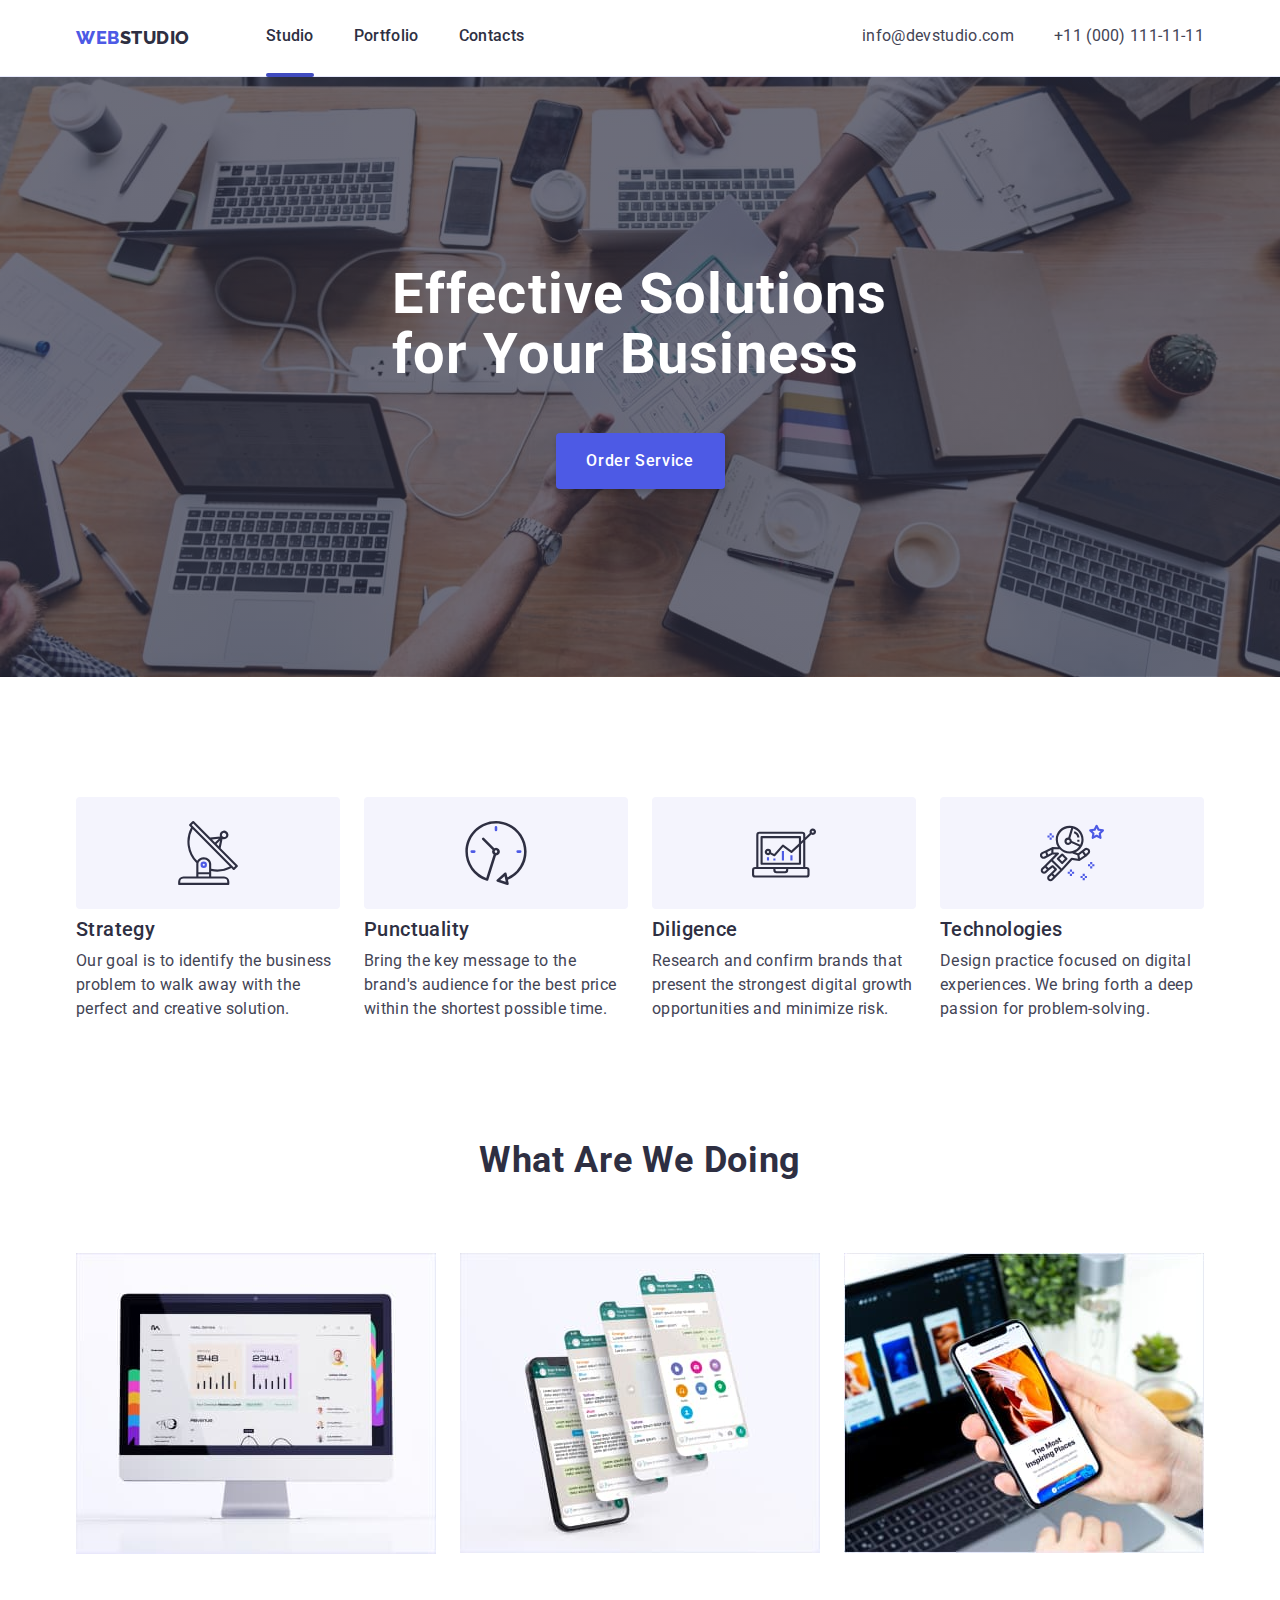
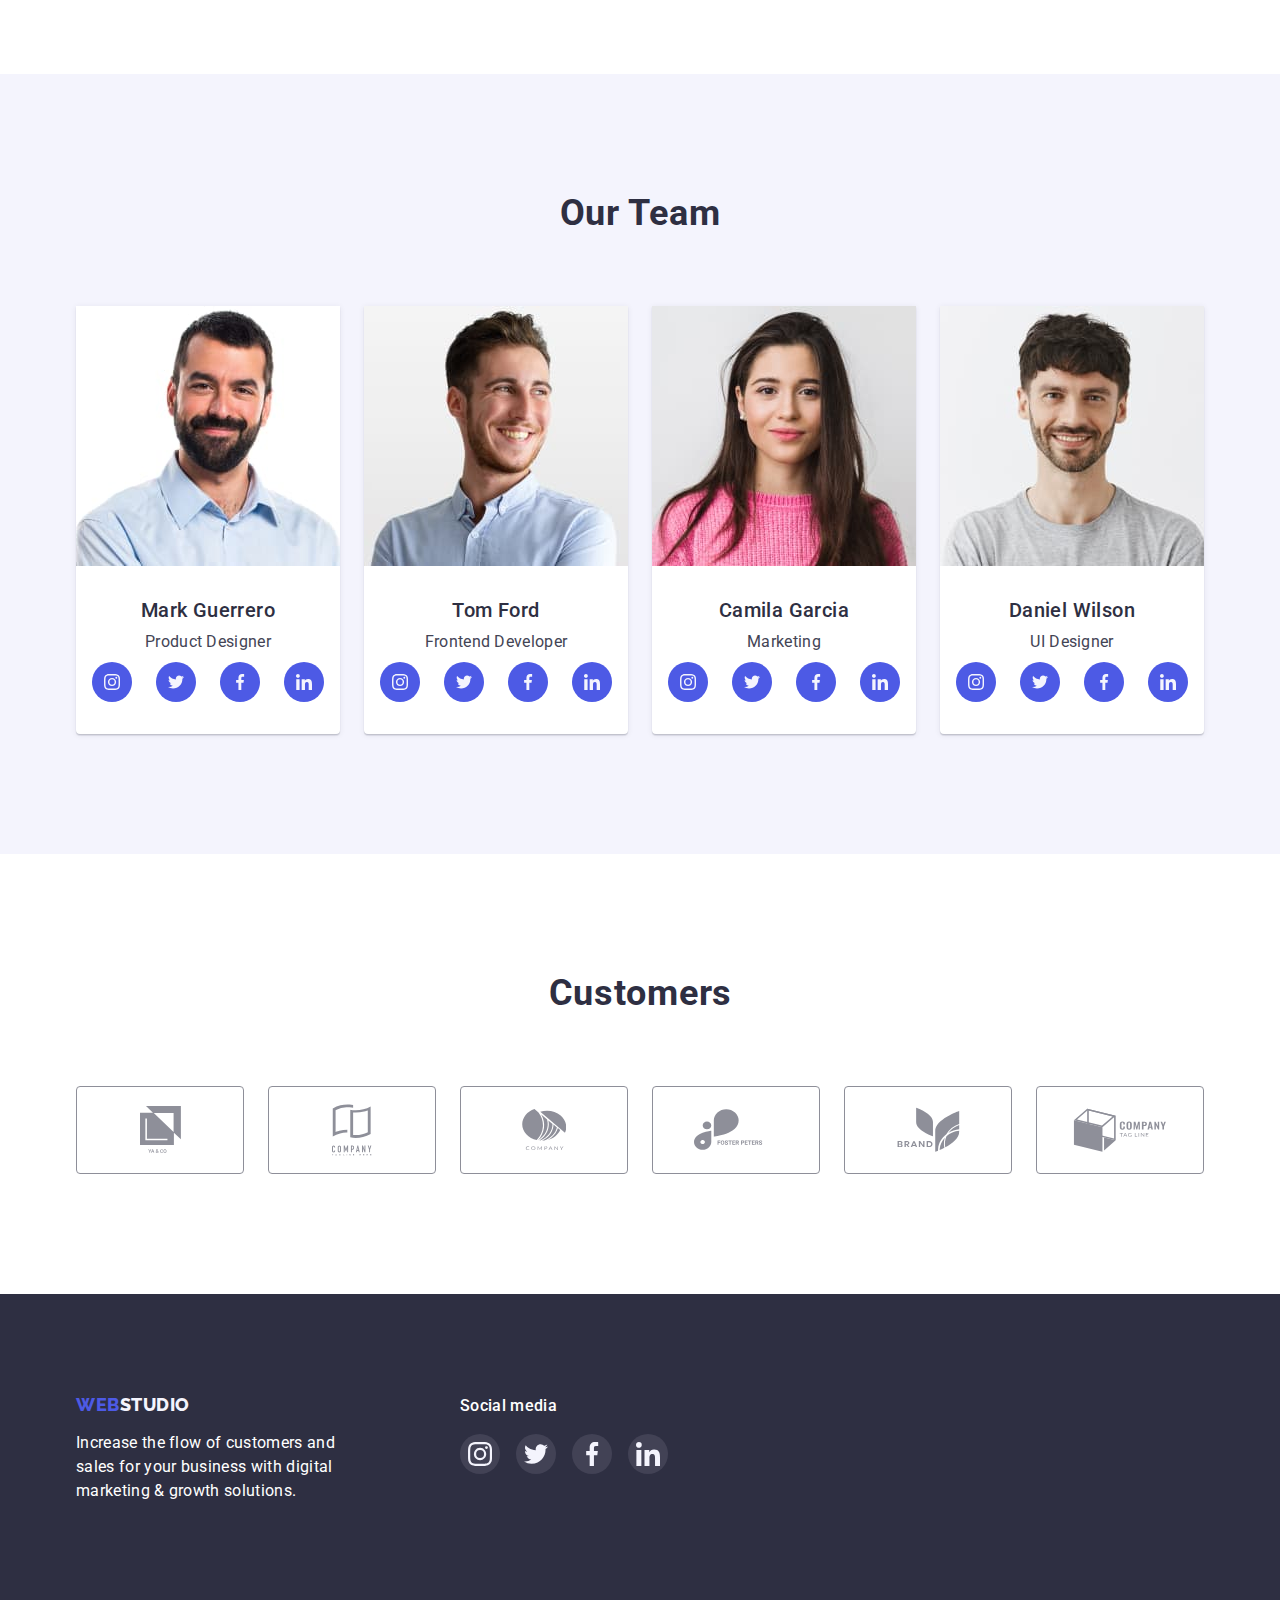
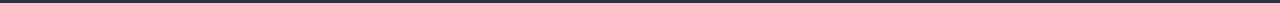
<file: index.html>
<!DOCTYPE html>
<html lang="en">

<head>
  <meta charset="UTF-8" />
  <meta http-equiv="X-UA-Compatible" content="IE=edge" />
  <meta name="viewport" content="width=device-width, initial-scale=1.0" />
  <title>Studio</title>
  <link rel="stylesheet"
    href="https://cdnjs.cloudflare.com/ajax/libs/modern-normalize/1.0.0/modern-normalize.min.css" />
  <link rel="preconnect" href="https://fonts.googleapis.com" />
  <link rel="preconnect" href="https://fonts.gstatic.com" crossorigin />
  <link href="https://fonts.googleapis.com/css2?family=Raleway:wght@800&family=Roboto:wght@400;500;700;900&display=swap"
    rel="stylesheet" />
  <link rel="stylesheet" href="./css/styles.css" />
</head>

<body>
  <header class="header">
    <div class="container header-container">
      <nav class="header-nav">
        <a href="./index.html" class="logo">web<span class="logo logo-text">Studio</span></a>
        <ul class="header-menu">
          <li>
            <a href="./index.html" class="header-menu-link header-current-page">Studio</a>
          </li>
          <li>
            <a href="./portfolio.html" class="header-menu-link">Portfolio</a>
          </li>
          <li>
            <a href="" class="header-menu-link">Contacts</a>
          </li>
        </ul>
      </nav>
      <address>

        <ul class="header-menu-adress">
          <li>
            <a href="mailto:info@devstudio.com" class="header-contact-link">info@devstudio.com</a>
          </li>
          <li>
            <a class="header-contact-link">+11 (000) 111-11-11</a>
          </li>
        </ul>
      </address>
    </div>
  </header>
  <main>
    <section class="hero main-brg-text">
      <div class="container">
        <h1 class="hero-title">Effective Solutions for Your Business</h1>
        <button class="hero-button" type="button" data-modal-open>Order Service</button>
      </div>
    </section>
    <section class="about">
      <div class="container">
        <h2 class="visually-hidden">Our goals and objectives</h2>
        <ul class="about-list">
          <li class="about-list-item">
            <div class="about-icons-container">
              <svg class="about-icons">
                <use href="./images/icons.svg#icon-antenna"></use>
              </svg>
            </div>
            <h3 class="about-title secondary-subtitle">Strategy</h3>
            <p class="lead">
              Our goal is to identify the business problem to walk away with the
              perfect and creative solution.
            </p>
          </li>
          <li class="about-list-item">
            <div class="about-icons-container">
              <svg class="about-icons">
                <use href="./images/icons.svg#icon-clock"></use>
              </svg>
            </div>
            <h3 class="about-title secondary-subtitle">Punctuality</h3>
            <p class="lead">
              Bring the key message to the brand's audience for the best price
              within the shortest possible time.
            </p>
          </li>
          <li class="about-list-item">
            <div class="about-icons-container">
              <svg class="about-icons">
                <use href="./images/icons.svg#icon-diagram"></use>
              </svg>
            </div>
            <h3 class="about-title secondary-subtitle">Diligence</h3>
            <p class="lead">
              Research and confirm brands that present the strongest digital
              growth opportunities and minimize risk.
            </p>
          </li>
          <li class="about-list-item">
            <div class="about-icons-container">
              <svg class="about-icons">
                <use href="./images/icons.svg#icon-astronaut"></use>
              </svg>
            </div>
            <h3 class="about-title secondary-subtitle">Technologies</h3>
            <p class="lead">
              Design practice focused on digital experiences. We bring forth a
              deep passion for problem-solving.
            </p>
          </li>
        </ul>
      </div>
    </section>
    <section class="performance">
      <div class="container">
        <h2 class="primary-subtitle">What are we doing</h2>
        <ul class="perfomance-list">
          <li>
            <img src="./images/what-are-we-doing/what-are-we-doing-img_1.jpg"
              alt="the monitor shows the work of the site" width="360" height="300" />
          </li>
          <li>
            <img src="./images/what-are-we-doing/what-are-we-doing-img_2.jpg" alt="change interfacec to phone displays"
              width="360" height="300" />
          </li>
          <li>
            <img src="./images/what-are-we-doing/what-are-we-doing-img_3.jpg" alt="use the mobile version of the site"
              width="360" height="300" />
          </li>
        </ul>
      </div>
    </section>
    <section class="team">
      <div class="container">
        <h2 class="primary-subtitle">Our Team</h2>
        <ul class="team-list">
          <li class="team-item">
            <img src="./images/our-team/mark-guerrero.jpg" alt="Mark Guerrero is our product designer" width="264"
              height="260" />
            <div class="team-container">
              <h3 class="team-employee-title headline">Mark Guerrero</h3>
              <p class="team-text lead">Product Designer</p>
              <ul class="team-soc-list">
                <li class="team-soc-item">
                  <a href="" class="team-soc-link">
                    <svg class="team-icons">
                      <use href="./images/icons.svg#icon-instagram">
                      </use>
                    </svg>
                  </a>
                </li>
                <li class="team-soc-item">
                  <a href="" class="team-soc-link">
                    <svg class="team-icons">
                      <use href="./images/icons.svg#icon-twitter"></use>
                    </svg>
                  </a>
                </li>
                <li class="team-soc-item">
                  <a href="" class="team-soc-link">
                    <svg class="team-icons">
                      <use href="./images/icons.svg#icon-facebook"></use>
                    </svg>
                  </a>
                </li>
                <li class="team-soc-item">
                  <a href="" class="team-soc-link">
                    <svg class="team-icons">
                      <use href="./images/icons.svg#icon-linkedin"></use>
                    </svg>
                  </a>
                </li>
              </ul>
            </div>
          </li>
          <li class="team-item">
            <img src="./images/our-team/tom-ford.jpg" alt="Tom Ford is our Frontend Developer" width="264"
              height="260" />
            <div class="team-container">
              <h3 class="team-employee-title headline">Tom Ford</h3>
              <p class="team-text lead">Frontend Developer</p>
              <ul class="team-soc-list">
                <li class="team-soc-item">
                  <a href="" class="team-soc-link">
                    <svg class="team-icons">
                      <use href="./images/icons.svg#icon-instagram">
                      </use>
                    </svg>
                  </a>
                </li>
                <li class="team-soc-item">
                  <a href="" class="team-soc-link">
                    <svg class="team-icons">
                      <use href="./images/icons.svg#icon-twitter"></use>
                    </svg>
                  </a>
                </li>
                <li class="team-soc-item">
                  <a href="" class="team-soc-link">
                    <svg class="team-icons">
                      <use href="./images/icons.svg#icon-facebook"></use>
                    </svg>
                  </a>
                </li>
                <li class="team-soc-item">
                  <a href="" class="team-soc-link">
                    <svg class="team-icons">
                      <use href="./images/icons.svg#icon-linkedin"></use>
                    </svg>
                  </a>
                </li>
              </ul>
            </div>
          </li>
          <li class="team-item">
            <img src="./images/our-team/camila-garcia.jpg" alt="Camila Garcia is our marketolog" width="264"
              height="260" />
            <div class="team-container">
              <h3 class="team-employee-title headline">Camila Garcia</h3>
              <p class="team-text lead">Marketing</p>
              <ul class="team-soc-list">
                <li class="team-soc-item">
                  <a href="" class="team-soc-link">
                    <svg class="team-icons">
                      <use href="./images/icons.svg#icon-instagram">
                      </use>
                    </svg>
                  </a>
                </li>
                <li class="team-soc-item">
                  <a href="" class="team-soc-link">
                    <svg class="team-icons">
                      <use href="./images/icons.svg#icon-twitter"></use>
                    </svg>
                  </a>
                </li>
                <li class="team-soc-item">
                  <a href="" class="team-soc-link">
                    <svg class="team-icons">
                      <use href="./images/icons.svg#icon-facebook"></use>
                    </svg>
                  </a>
                </li>
                <li class="team-soc-item">
                  <a href="" class="team-soc-link">
                    <svg class="team-icons">
                      <use href="./images/icons.svg#icon-linkedin"></use>
                    </svg>
                  </a>
                </li>
              </ul>
            </div>
          </li class="team-item">
          <li class="team-item">
            <img src="./images/our-team/daniel-wilson.jpg" alt="Daniel Wilson is our UI Designer" width="264"
              height="260" />
            <div class="team-container">
              <h3 class="team-employee-title headline">Daniel Wilson</h3>
              <p class="team-text lead">UI Designer</p>
              <ul class="team-soc-list">
                <li class="team-soc-item">
                  <a href="" class="team-soc-link">
                    <svg class="team-icons">
                      <use href="./images/icons.svg#icon-instagram">
                      </use>
                    </svg>
                  </a>
                </li>
                <li class="team-soc-item">
                  <a href="" class="team-soc-link">
                    <svg class="team-icons">
                      <use href="./images/icons.svg#icon-twitter"></use>
                    </svg>
                  </a>
                </li>
                <li class="team-soc-item">
                  <a href="" class="team-soc-link">
                    <svg class="team-icons">
                      <use href="./images/icons.svg#icon-facebook"></use>
                    </svg>
                  </a>
                </li>
                <li class="team-soc-item">
                  <a href="" class="team-soc-link">
                    <svg class="team-icons">
                      <use href="./images/icons.svg#icon-linkedin"></use>
                    </svg>
                  </a>
                </li>
              </ul>
            </div>
          </li>
        </ul>
      </div>
    </section>
    <section class="customers">
      <div class="container">
        <h2 class="custemers-title">Customers</h2>
        <ul class="customers-list">
          <li class="customers-list-item">
            <a href="" class="customers-list-link">
              <svg width="41" height="47" class="customers-list-icons">
                <use href="./images/icons.svg#icon-logo-1"></use>
              </svg>
            </a>
          </li>
          <li class="customers-list-item">
            <a href="" class="customers-list-link">
              <svg width="40" height="52" class="customers-list-icons">
                <use href="./images/icons.svg#icon-logo-2" class="e"></use>
              </svg>
            </a>
          </li>
          <li class="customers-list-item">
            <a href="" class="customers-list-link">
              <svg width="44" height="41" class="customers-list-icons"">
                  <use href=" ./images/icons.svg#icon-logo-3"></use>
              </svg>
            </a>
          </li>
          <li class="customers-list-item">
            <a href="" class="customers-list-link">
              <svg width="84" height="41" class="customers-list-icons"">
                  <use href=" ./images/icons.svg#icon-logo-4"></use>
              </svg>
            </a>
          </li>
          <li class="customers-list-item">
            <a href="" class="customers-list-link">
              <svg width="63" height="45" class="customers-list-icons"">
                  <use href=" ./images/icons.svg#icon-logo-5"></use>
              </svg>
            </a>
          </li>
          <li class="customers-list-item">
            <a href="" class="customers-list-link">
              <svg width="94" height="44" class="customers-list-icons"">
                    <use href=" ./images/icons.svg#icon-logo-6"></use>
              </svg>
            </a>
        </ul>
      </div>
    </section>
  </main>
  <footer class="footer main-brg-text">
    <div class="container container-footer">
      <div class="footer-logo">
        <a href="./index.html" class="logo">web<span class="logo logo-text-footer">Studio</span></a>
        <p class="footer-text">
          Increase the flow of customers and sales for your business with digital
          marketing & growth solutions.
        </p>
      </div>
      <div class="footer-soc">
        <p class="footer-soc-text">Social media</p>
        <ul class="footer-soc-list">
          <li class="footer-soc-item">
            <a href="" class="footer-soc-link">
              <svg class="footer-icons">
                <use href="./images/icons.svg#icon-instagram-footer"></use>
              </svg>
            </a>
          </li>
          <li class="footer-soc-item">
            <a href="" class="footer-soc-link">
              <svg class="footer-icons">
                <use href="./images/icons.svg#icon-twitter-footer"></use>
              </svg>
            </a>
          </li>
          <li class="footer-soc-item">
            <a href="" class="footer-soc-link">
              <svg class="footer-icons">
                <use href="./images/icons.svg#icon-facebook-footer"></use>
              </svg>
            </a>
          </li>
          <li class="footer-soc-item">
            <a href="" class="footer-soc-link">
              <svg class="footer-icons">
                <use href="./images/icons.svg#icon-linkedin-footer"></use>
              </svg>
            </a>
          </li>
        </ul>
      </div>
    </div>
  </footer>
  <div class="backdrop is-hidden" data-modal>
    <div class="modal">
      <button type="button" class="modal-close" data-modal-close>
        <svg class="modal-close-icons">
          <use href="./images/icons.svg#icon-close-modal-window"></use>
        </svg>
      </button>

    </div>
  </div>
  <script src="./js/modal.js"></script>
</body>

</html>
</file>
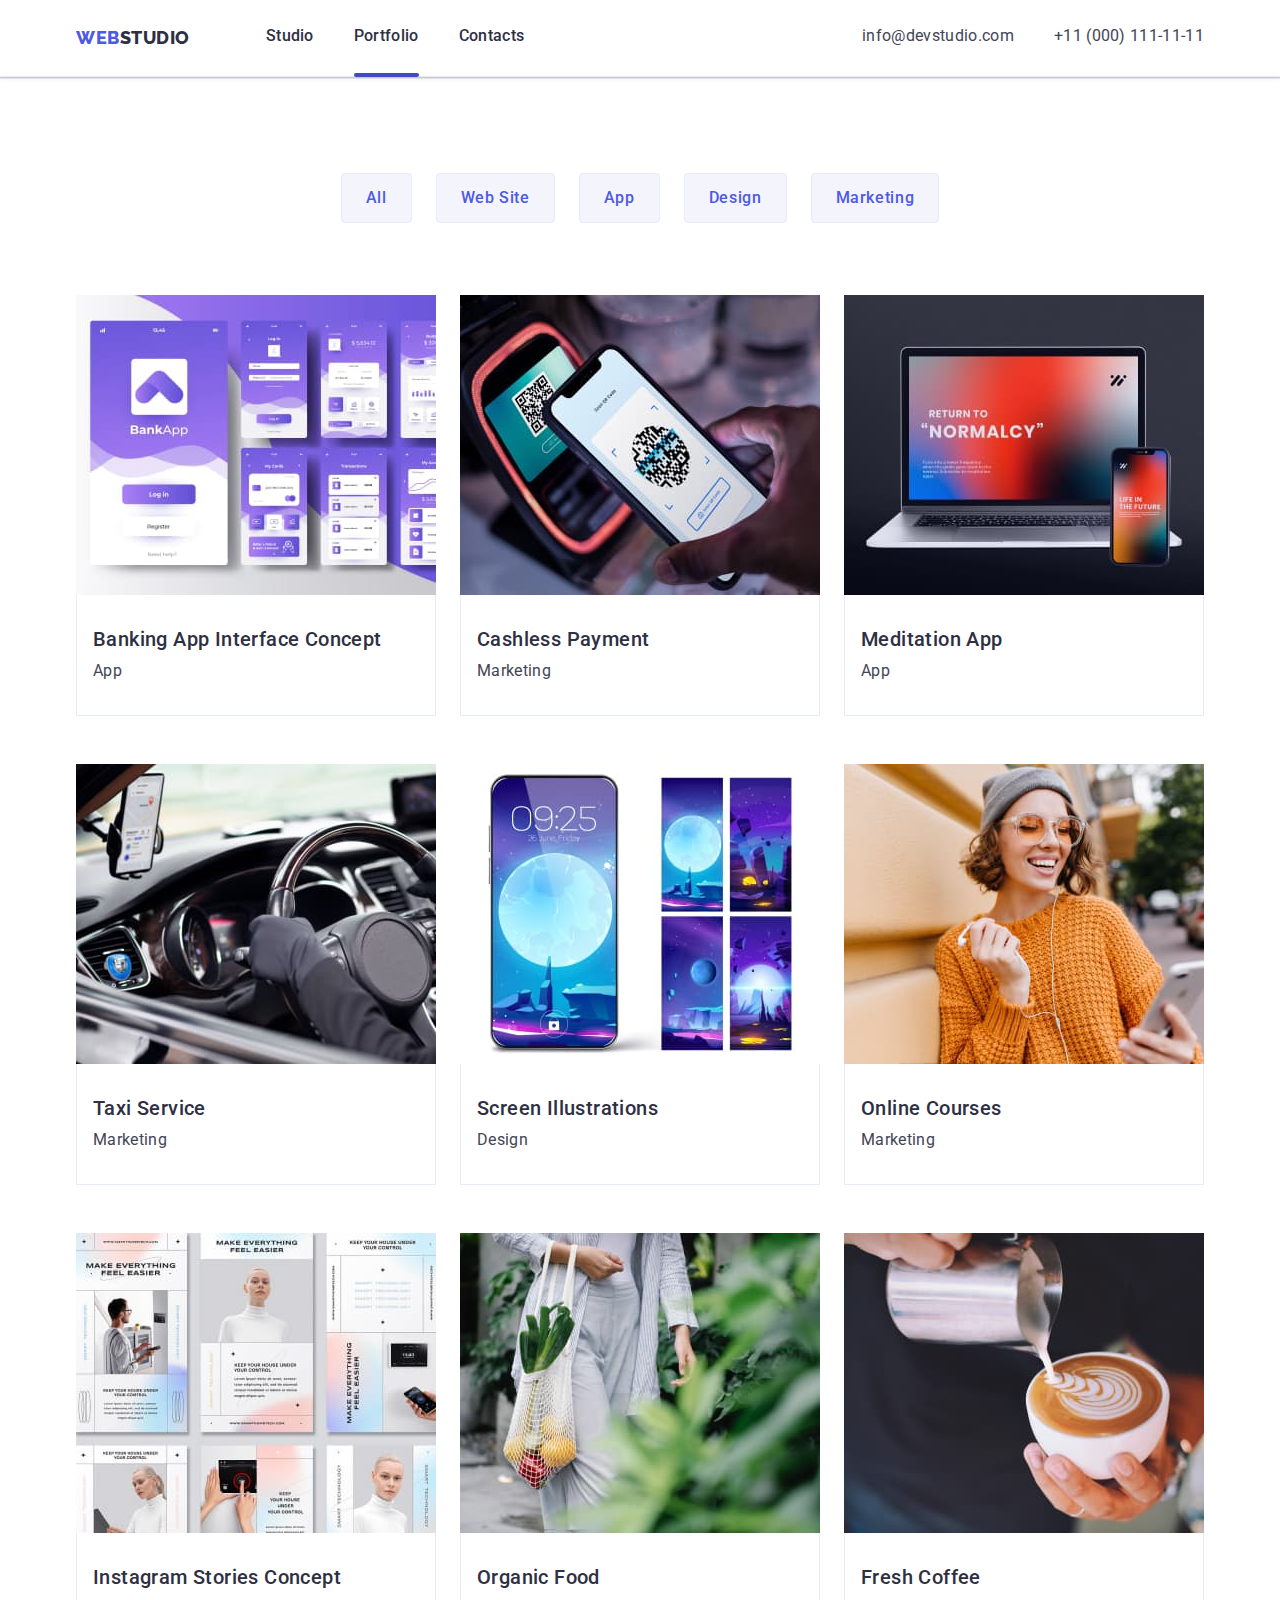
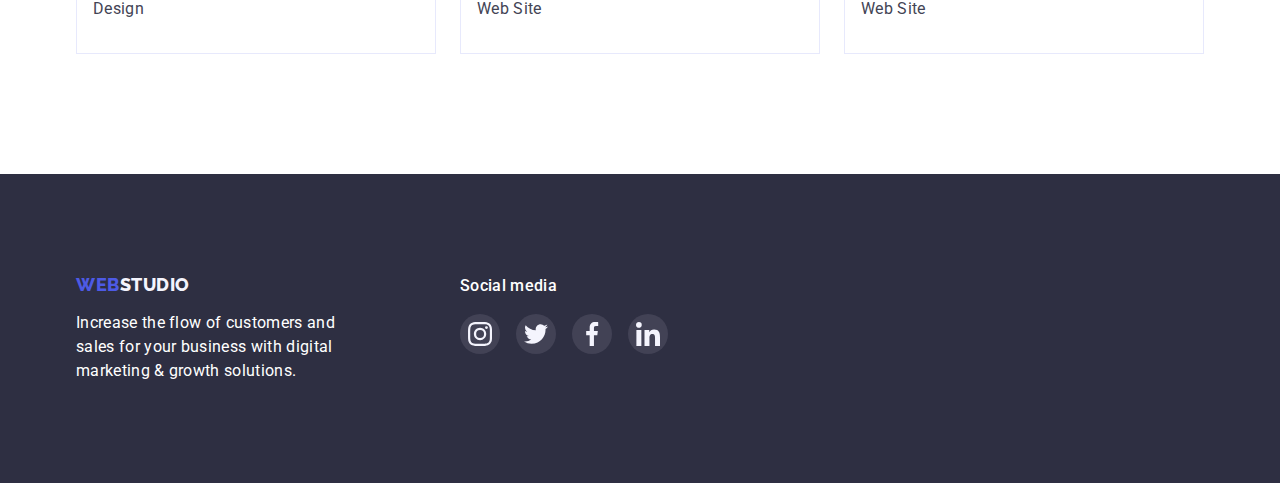
<file: portfolio.html>
<!DOCTYPE html>
<html lang="en">

<head>
  <meta charset="UTF-8" />
  <meta http-equiv="X-UA-Compatible" content="IE=edge" />
  <meta name="viewport" content="width=device-width, initial-scale=1.0" />
  <title>Portfolio</title>
  <link rel="stylesheet"
    href="https://cdnjs.cloudflare.com/ajax/libs/modern-normalize/1.0.0/modern-normalize.min.css" />
  <link rel="preconnect" href="https://fonts.googleapis.com" />
  <link rel="preconnect" href="https://fonts.gstatic.com" crossorigin />
  <link href="https://fonts.googleapis.com/css2?family=Raleway:wght@800&family=Roboto:wght@400;500;700;900&display=swap"
    rel="stylesheet" />
  <link rel="stylesheet" href="./css/styles.css" />
</head>

<body>
  <header class="header">
    <div class="container header-container">
      <nav class="header-nav">
        <a href="./index.html" class="logo">web<span class="logo logo-text">Studio</span></a>
        <ul class="header-menu">
          <li>
            <a href="./index.html" class="header-menu-link">Studio</a>
          </li>
          <li>
            <a href="/portfolio.html" class="header-menu-link header-current-page">Portfolio</a>
          </li>
          <li>
            <a href="" class="header-menu-link">Contacts</a>
          </li>
        </ul>
      </nav>
      <address>
        <ul class="header-menu-adress">
          <li>
            <a href="mailto:info@devstudio.com" class="header-contact-link">info@devstudio.com</a>
          </li>
          <li>
            <a href="tel:+110001111111" class="header-contact-link">+11 (000) 111-11-11</a>
          </li>
        </ul>
      </address>
    </div>
  </header>
  <main>
    <section class="projects">
      <div class="container">
        <h1 class="projects-tittle visually-hidden">Our project</h1>
        <ul class="project-list-buttons">
          <li><button type="button" class="projects-button">All</button></li>
          <li>
            <button type="button" class="projects-button">Web Site</button>
          </li>
          <li><button type="button" class="projects-button">App</button></li>
          <li><button type="button" class="projects-button">Design</button></li>
          <li>
            <button type="button" class="projects-button">Marketing</button>
          </li>
        </ul>

        <ul class="project-list-jobs">
          <li class="project-list-item">
            <a href="" target="_blank" rel="noopener noreferrer nofollow" class="project-list-link">
              <div class="project-overlay-container">
                <img src="./images/our-works/our-works-1.jpg" alt="application" width="360" height="300" />
                <p class="project-overlay-text">
                  14 Stylish and User-Friendly App Design
                  Concepts · Task Manager App · Calorie
                  Tracker App · Exotic Fruit Ecommerce
                  App ·Cloud Storage App
                </p>
              </div>
              <div class="project-container-description">
                <h2 class="projects-subtitle headline">
                  Banking App Interface Concept
                </h2>
                <p class="projects-text lead">App</p>
              </div>
            </a>
          </li>
          <li class="project-list-item">
            <a href="" target="_blank" rel="noopener noreferrer nofollow" class="project-list-link">
              <div class="project-overlay-container">
                <img src="./images/our-works/our-works-2.jpg" alt="marketing photo" width="360" height="300" />
                <p class="project-overlay-text">
                  14 Stylish and User-Friendly App Design
                  Concepts · Task Manager App · Calorie
                  Tracker App · Exotic Fruit Ecommerce
                  App ·Cloud Storage App
                </p>
              </div>
              <div class="project-container-description">
                <h2 class="projects-subtitle headline">Cashless Payment</h2>
                <p class="projects-text lead">Marketing</p>
              </div>
            </a>
          </li>
          <li class="project-list-item">
            <a href="" target="_blank" rel="noopener noreferrer nofollow" class="project-list-link">
              <div class="project-overlay-container">
                <img src="./images/our-works/our-works-3.jpg" alt="application" width="360" height="300" />
                <p class="project-overlay-text">
                  14 Stylish and User-Friendly App Design
                  Concepts · Task Manager App · Calorie
                  Tracker App · Exotic Fruit Ecommerce
                  App ·Cloud Storage App
                </p>
              </div>
              <div class="project-container-description">
                <h2 class="projects-subtitle headline">Meditation App</h2>
                <p class="projects-text lead">App</p>
              </div>
            </a>
          </li>
          <li class="project-list-item">
            <a href="" target="_blank" rel="noopener noreferrer nofollow" class="project-list-link">
              <div class="project-overlay-container">
                <img src="./images/our-works/our-works-4.jpg" alt="marketing photo" width="360" height="300" />
                <p class="project-overlay-text">
                  14 Stylish and User-Friendly App Design
                  Concepts · Task Manager App · Calorie
                  Tracker App · Exotic Fruit Ecommerce
                  App ·Cloud Storage App
                </p>
              </div>
              <div class="project-container-description">
                <h2 class="projects-subtitle headline">Taxi Service</h2>
                <p class="projects-text lead">Marketing</p>
              </div>
            </a>
          </li>
          <li class="project-list-item">
            <a href="" target="_blank" rel="noopener noreferrer nofollow" class="project-list-link">
              <div class="project-overlay-container">
                <img src="./images/our-works/our-works-5.jpg" alt="design photo" width="360" height="300" />
                <p class="project-overlay-text">
                  14 Stylish and User-Friendly App Design
                  Concepts · Task Manager App · Calorie
                  Tracker App · Exotic Fruit Ecommerce
                  App ·Cloud Storage App
                </p>
              </div>
              <div class="project-container-description">
                <h2 class="projects-subtitle headline">Screen Illustrations</h2>
                <p class="projects-text lead">Design</p>
              </div>
            </a>
          </li>
          <li class="project-list-item">
            <a href="" target="_blank" rel="noopener noreferrer nofollow" class="project-list-link">
              <div class="project-overlay-container">
                <img src="./images/our-works/our-works-6.jpg" alt="marketing photo" width="360" height="300" />
                <p class="project-overlay-text">
                  14 Stylish and User-Friendly App Design
                  Concepts · Task Manager App · Calorie
                  Tracker App · Exotic Fruit Ecommerce
                  App ·Cloud Storage App
                </p>
              </div>
              <div class="project-container-description">
                <h2 class="projects-subtitle headline">Online Courses</h2>
                <p class="projects-text lead">Marketing</p>
              </div>
            </a>
          </li>
          <li class="project-list-item">
            <a href="" target="_blank" rel="noopener noreferrer nofollow" class="project-list-link">
              <div class="project-overlay-container">
                <img src="./images/our-works/our-works-7.jpg" alt="design photo" width="360" height="300" />
                <p class="project-overlay-text">
                  14 Stylish and User-Friendly App Design
                  Concepts · Task Manager App · Calorie
                  Tracker App · Exotic Fruit Ecommerce
                  App ·Cloud Storage App
                </p>
              </div>
              <div class="project-container-description">
                <h2 class="projects-subtitle headline">
                  Instagram Stories Concept
                </h2>
                <p class="projects-text lead">Design</p>
              </div>
            </a>
          </li>
          <li class="project-list-item">
            <a href="" target="_blank" rel="noopener noreferrer nofollow" class="project-list-link">
              <div class="project-overlay-container">
                <img src="./images/our-works/our-works-8.jpg" alt="web site photo" width="360" height="300" />
                <p class="project-overlay-text">
                  14 Stylish and User-Friendly App Design
                  Concepts · Task Manager App · Calorie
                  Tracker App · Exotic Fruit Ecommerce
                  App ·Cloud Storage App
                </p>
              </div>
              <div class="project-container-description">
                <h2 class="projects-subtitle headline">Organic Food</h2>
                <p class="projects-text lead">Web Site</p>
              </div>
            </a>
          </li>
          <li class="project-list-item">
            <a href="" target="_blank" rel="noopener noreferrer nofollow" class="project-list-link">
              <div class="project-overlay-container">
                <img src="./images/our-works/our-works-9.jpg" alt="web site photo" width="360" height="300" />
                <p class="project-overlay-text">
                  14 Stylish and User-Friendly App Design
                  Concepts · Task Manager App · Calorie
                  Tracker App · Exotic Fruit Ecommerce
                  App ·Cloud Storage App
                </p>
              </div>
              <div class="project-container-description">
                <h2 class="projects-subtitle headline">Fresh Coffee</h2>
                <p class="projects-text lead">Web Site</p>
              </div>
            </a>
          </li>
        </ul>
    </section>
    </div>
  </main>
  <footer class="footer main-brg-text">
    <div class="container container-footer">
      <div class="footer-logo">
        <a href="./index.html" class="logo">web<span class="logo logo-text-footer">Studio</span></a>
        <p class="footer-text">
          Increase the flow of customers and sales for your business with digital
          marketing & growth solutions.
        </p>
      </div>
      <div class="footer-soc">
        <p class="footer-soc-text">Social media</p>
        <ul class="footer-soc-list">
          <li class="footer-soc-item">
            <a href="" class="footer-soc-link">
              <svg class="footer-icons">
                <use href="./images/icons.svg#icon-instagram-footer"></use>
              </svg>
            </a>
          </li>
          <li class="footer-soc-item">
            <a href="" class="footer-soc-link">
              <svg class="footer-icons">
                <use href="./images/icons.svg#icon-twitter-footer"></use>
              </svg>
            </a>
          </li>
          <li class="footer-soc-item">
            <a href="" class="footer-soc-link">
              <svg class="footer-icons">
                <use href="./images/icons.svg#icon-facebook-footer"></use>
              </svg>
            </a>
          </li>
          <li class="footer-soc-item">
            <a href="" class="footer-soc-link">
              <svg class="footer-icons">
                <use href="./images/icons.svg#icon-linkedin-footer"></use>
              </svg>
            </a>
          </li>
        </ul>
      </div>
    </div>
  </footer>
</body>

</html>
</file>
<file: css/styles.css>
:root {
  --bkg-primary-color: #ffffff;
  --bkg-secondary-color: #2e2f42;
  --text-primary-color: #434455;
  --text-secondary-color: #2e2f42;
  --text-accent-color: #404bbf;
  --main-gaps: 24px;
  --extra-gaps: 40px;
  --main-transition: 250ms cubic-bezier(0.4, 0, 0.2, 1);
}

/**-----------RESET-------------*/

h1,
h2,
h3,
h4,
h5,
h6,
p {
  margin: 0;
}

ul {
  padding-left: 0;
  margin: 0;
  list-style-type: none;
}

button {
  cursor: pointer;
}

a {
  text-decoration: none;
}

address {
  font-style: normal;
}

img {
  display: block;
  max-width: 100%;
  height: auto;
}

/**-----------COMPONENTS-------------*/

body {
  font-family: 'Roboto', sans-serif;
  font-size: 16px;
  color: var(--text-primary-color);
  background-color: var(--bkg-primary-color);
}

.container {
  width: 1158px;
  padding-left: 15px;
  padding-right: 15px;
  margin: 0 auto;
  /* outline: 2px solid red; */
}

.logo {
  color: #4d5ae5;
  font-family: 'Raleway', sans-serif;
  font-weight: 800;
  font-size: 18px;
  line-height: 1.17;
  letter-spacing: 0.03em;
  text-transform: uppercase;
}

.logo-text {
  color: var(--text-secondary-color);
}

.main-brg-text {
  background-color: var(--bkg-secondary-color);
  color: #ffffff;
}

/* it describes headings H3  */
.secondary-subtitle {
  color: var(--text-secondary-color);
  font-weight: 500;
  font-size: 20px;
  line-height: 1.2;
  letter-spacing: 0.02em;
}

/* it describes headings H2 */
.primary-subtitle {
  color: var(--text-secondary-color);
  font-size: 36px;
  line-height: 1.11;
  text-align: center;
  letter-spacing: 0.02em;
  text-transform: capitalize;
}

.headline {
  color: var(--text-secondary-color);
  font-weight: 500;
  font-size: 20px;
  line-height: 1.2;
  letter-spacing: 0.02em;
}

/* is describes paragraph design */
.lead {
  color: var(--text-primary-color);
  font-size: 16px;
  line-height: 1.5;
  letter-spacing: 0.02em;
}

.visually-hidden {
  position: absolute;
  width: 1px;
  height: 1px;
  margin: -1px;
  border: 0;
  padding: 0;
  white-space: nowrap;
  clip-path: inset(100%);
  clip: rect(0 0 0 0);
  overflow: hidden;
}

/**-----------HEADER-------------*/
.header {
  padding-top: 24px;
  padding-bottom: 24px;
  border-bottom: 1px solid #e7e9fc;
  box-shadow: 0px 2px 1px rgba(46, 47, 66, 0.08),
    0px 1px 1px rgba(46, 47, 66, 0.16), 0px 1px 6px rgba(46, 47, 66, 0.08);
}

.header-container {
  display: flex;
}

.header-nav {
  display: flex;
  margin-right: auto;
  align-items: center;
}

.header-menu {
  display: flex;
  margin-left: 76px;
}

.header-menu {
  gap: var(--extra-gaps);
}

.header-menu-link {
  font-weight: 500;
  line-height: 1.5;
  letter-spacing: 0.02em;
  color: var(--text-secondary-color);
  transition: color var(--main-transition);
}

.header-menu-link:is(:hover, :focus) {
  color: var(--text-accent-color);
}

.header-current-page::after {
  content: '';
  display: block;
  width: 100%;
  height: 4px;
  background-color: #404bbf;
  border-radius: 2px;
  position: relative;
  top: 25px;
}

.header-menu-adress {
  display: flex;
  gap: var(--extra-gaps);
}

.header-contact-link {
  line-height: 1.5;
  letter-spacing: 0.02em;
  color: var(--text-primary-color);
  transition: color var(--main-transition);
}

.header-contact-link:is(:hover, :focus) {
  color: var(--text-accent-color);
}

/** -----------HERO-------------*/
.hero {
  max-width: 1440px;
  margin: 0 auto;
  padding-top: 188px;
  padding-bottom: 188px;
  background-image: linear-gradient(
      rgba(46, 47, 66, 0.7),
      rgba(46, 47, 66, 0.7)
    ),
    url(../images/hero/fon-image-hero.jpg);
  background-repeat: no-repeat;
  background-position: center;
  background-size: cover;
}

.hero-title {
  width: 496px;
  margin: 0 auto;
  margin-bottom: 48px;

  font-size: 56px;
  line-height: 1.07;
  letter-spacing: 0.02em;
}
.hero-button {
  display: block;
  min-width: 169px;
  height: 56px;
  margin: 0 auto;
  box-shadow: 0px 4px 4px rgba(0, 0, 0, 0.15);
  border-radius: 4px;
  border: 1px solid transparent;

  font-family: 'Roboto', sans-serif;
  font-weight: 500;
  font-size: 16px;
  line-height: 1.5;
  letter-spacing: 0.04em;
  color: inherit;
  background-color: #4d5ae5;
  transition: background-color var(--main-transition);
}

.hero-button:is(:hover, :focus) {
  background-color: #404bbf;
}

/** -----------ABOUT-------------*/

.about {
  padding-top: 120px;
  padding-bottom: 120px;
}

.about-list {
  display: flex;
  flex-wrap: wrap;
  gap: var(--main-gaps);
}

.about-list-item {
  flex-basis: calc((100% - 72px) / 4);
}

.about-icons-container {
  height: 112px;
  background-color: #f4f4fd;
  border-radius: 4px;
  margin-bottom: 8px;
  display: flex;
  justify-content: center;
  align-items: center;
}

.about-icons {
  width: 64px;
  height: 64px;
}

.about-title {
  margin-bottom: 8px;
}

/**-----------PERFOMACE-------------*/
.performance {
  padding-bottom: 120px;
}

.perfomance-list {
  margin-top: 72px;
  display: flex;
  flex-wrap: wrap;
  gap: var(--main-gaps);
}

/**-----------TEAM-------------*/
.team {
  background-color: #f4f4fd;
  padding-top: 120px;
  padding-bottom: 120px;
}

.team-list {
  display: flex;
  margin-top: 72px;
  flex-wrap: wrap;
  gap: var(--main-gaps);
}

.team-item {
  background: var(--bkg-primary-color);
  border-radius: 0px 0px 4px 4px;
  box-shadow: 0px 1px 6px rgba(46, 47, 66, 0.08),
    0px 1px 1px rgba(46, 47, 66, 0.16), 0px 2px 1px rgba(46, 47, 66, 0.08);
}

.team-container {
  padding: 32px 16px;
}

.team-employee-title {
  text-align: center;
  margin-bottom: 8px;
}
.team-text {
  text-align: center;
}

.team-soc-list {
  display: flex;
  gap: var(--main-gaps);
  margin-top: 8px;
  justify-content: center;
}
.team-soc-item {
  width: 40px;
  height: 40px;
}

.team-soc-link {
  width: 100%;
  height: 100%;
  /* display: block; */
  border-radius: 50%;
  background-color: #4d5ae5;
  display: flex;
  align-items: center;
  justify-content: center;
  transition: background-color var(--main-transition);
}

.team-soc-link:is(:hover, :focus) {
  background-color: #404bbf;
}

.team-icons {
  width: 16px;
  height: 16px;
}

/**-----------CUSTOMERS-------------*/

.customers {
  padding-top: 120px;
  padding-bottom: 120px;
}

.custemers-title {
  width: 183px;
  margin: 0 auto;

  font-size: 36px;
  line-height: 1.11;
  letter-spacing: 0.02em;
  color: #2e2f42;
}

.customers-list {
  display: flex;
  gap: var(--main-gaps);
  margin-top: 72px;
}

.customers-list-item {
  width: 168px;
  height: 88px;
}

.customers-list-link {
  width: 100%;
  height: 100%;
  border: 1px solid #8e8f99;
  border-radius: 4px;
  display: flex;
  align-items: center;
  justify-content: center;
  fill: #8e8f99;
  transition: border var(--main-transition);
}

.customers-list-link .customers-list-icons {
  transition: fill var(--main-transition);
}

.customers-list-link:is(:hover, :focus) {
  border: 1px solid #404bbf;
}

.customers-list-link:is(:hover, :focus) .customers-list-icons {
  fill: #404bbf;
}

/**-----------FOOTER-------------*/
.footer {
  padding-top: 100px;
  padding-bottom: 100px;
}

.container-footer {
  display: flex;
}

.footer-logo {
  width: 264px;
  margin-right: 120px;
}

.logo-text-footer {
  color: #f4f4fd;
}

.footer-text {
  margin-top: 16px;
  font-size: 16px;
  line-height: 1.5;
  letter-spacing: 0.02em;
}

.footer-soc {
  width: 208px;
  height: 80px;
}

.footer-soc-text {
  margin-bottom: 16px;

  font-weight: 500;
  line-height: 1.5;
  letter-spacing: 0.02em;
}

.footer-soc-list {
  display: flex;
  gap: 16px;
}

.footer-soc-item {
  width: 40px;
  height: 40px;
}

.footer-soc-link {
  width: 100%;
  height: 100%;
  border-radius: 50%;
  background-color: #424255;
  display: flex;
  align-items: center;
  justify-content: center;
  transition: background-color var(--main-transition);
}

.footer-soc-link:is(:hover, :focus) {
  background-color: #31d0aa;
}

.footer-icons {
  width: 24px;
  height: 24px;
}

/**-----------PORTFOLIO-------------*/
.projects {
  padding-top: 96px;
  padding-bottom: 120px;
}

.project-list-buttons {
  display: flex;
  gap: var(--main-gaps);
  justify-content: center;
}

.projects-button {
  padding: 12px 24px;
  border: 1px solid #e7e9fc;
  border-radius: 4px;

  font-family: 'Roboto', sans-serif;
  font-weight: 500;
  font-size: 16px;
  line-height: 1.5;
  letter-spacing: 0.04em;
  color: #4d5ae5;
  background-color: #f4f4fd;

  transition: color var(--main-transition),
    background-color var(--main-transition), border-color var(--main-transition),
    box-shadow var(--main-transition);
}

.projects-button:is(:hover, :focus, ) {
  color: #ffffff;
  background-color: #404bbf;
  border-color: transparent;
  box-shadow: 0px 4px 4px rgba(0, 0, 0, 0.15);
}

.project--item {
  width: calc((100% - 48px) / 3);
}

.project-overlay-container {
  position: relative;
  overflow: hidden;
  width: 100%;
}

.project-overlay-text {
  position: absolute;
  top: 0;
  height: 100%;
  padding: 40px 32px 164px;
  line-height: 1.5;
  letter-spacing: 0.02em;
  background-color: #4d5ae5;
  color: #f4f4fd;
  transform: translateY(100%);
  transition: transform var(--main-transition);
}

.project-list-jobs {
  margin-top: 72px;
  display: flex;
  flex-wrap: wrap;
  column-gap: var(--main-gaps);
  row-gap: 48px;
}

.project-list-link {
  display: block;
  transition: box-shadow var(--main-transition);
}

.project-list-link:is(:hover, :focus) {
  box-shadow: 0px 1px 6px rgba(46, 47, 66, 0.08),
    0px 1px 1px rgba(46, 47, 66, 0.16), 0px 2px 1px rgba(46, 47, 66, 0.08);
}

.project-list-link:is(:hover, :focus) .project-overlay-text {
  transform: translateY(0);
}

.project-container-description {
  padding-top: 32px;
  padding-bottom: 32px;
  padding-left: 16px;
  border: 1px solid #e7e9fc;
  border-top: none;
}

.projects-subtitle {
  margin-bottom: 8px;
}
/**-----------MODAL-------------*/
.backdrop {
  position: fixed;
  top: 0;
  width: 100%;
  height: 100%;
  background-color: rgba(71, 65, 65, 0.464);
  transition: opacity var(--main-transition), visibility var(--main-transition);
}

.modal {
  padding: 24px;
  width: 408px;
  min-height: 576px;
  background-color: #fcfcfc;
  box-shadow: 0px 1px 1px rgba(0, 0, 0, 0.14), 0px 1px 3px rgba(0, 0, 0, 0.12),
    0px 2px 1px rgba(0, 0, 0, 0.2);
  border-radius: 4px;

  position: absolute;
  top: 50%;
  left: 50%;
  transform: translate(-50%, -50%) scaleX(1);
  transition: transform var(--main-transition);
}

.backdrop.is-hidden .modal {
  transform: translate(-50%, -50%) scaleX(0);
}

.modal-close {
  display: block;
  width: 24px;
  height: 24px;
  padding: 0;
  border: 0;
  margin-left: auto;
  background: #e7e9fc;
  border: 1px solid rgba(0, 0, 0, 0.1);
  border-radius: 50%;
  display: flex;
  align-items: center;
  justify-content: center;
  transition: fill var(--main-transition),
    background-color var(--main-transition);

  animation: close-modal-window;
  animation-duration: 3000ms;
}

.modal-close:is(:hover, :focus) {
  fill: #ffffff;
  background-color: #404bbf;
}

.modal-close-icons {
  width: 8px;
  height: 8px;
}

.is-hidden {
  opacity: 0;
  visibility: hidden;
  pointer-events: none;
}
</file>
